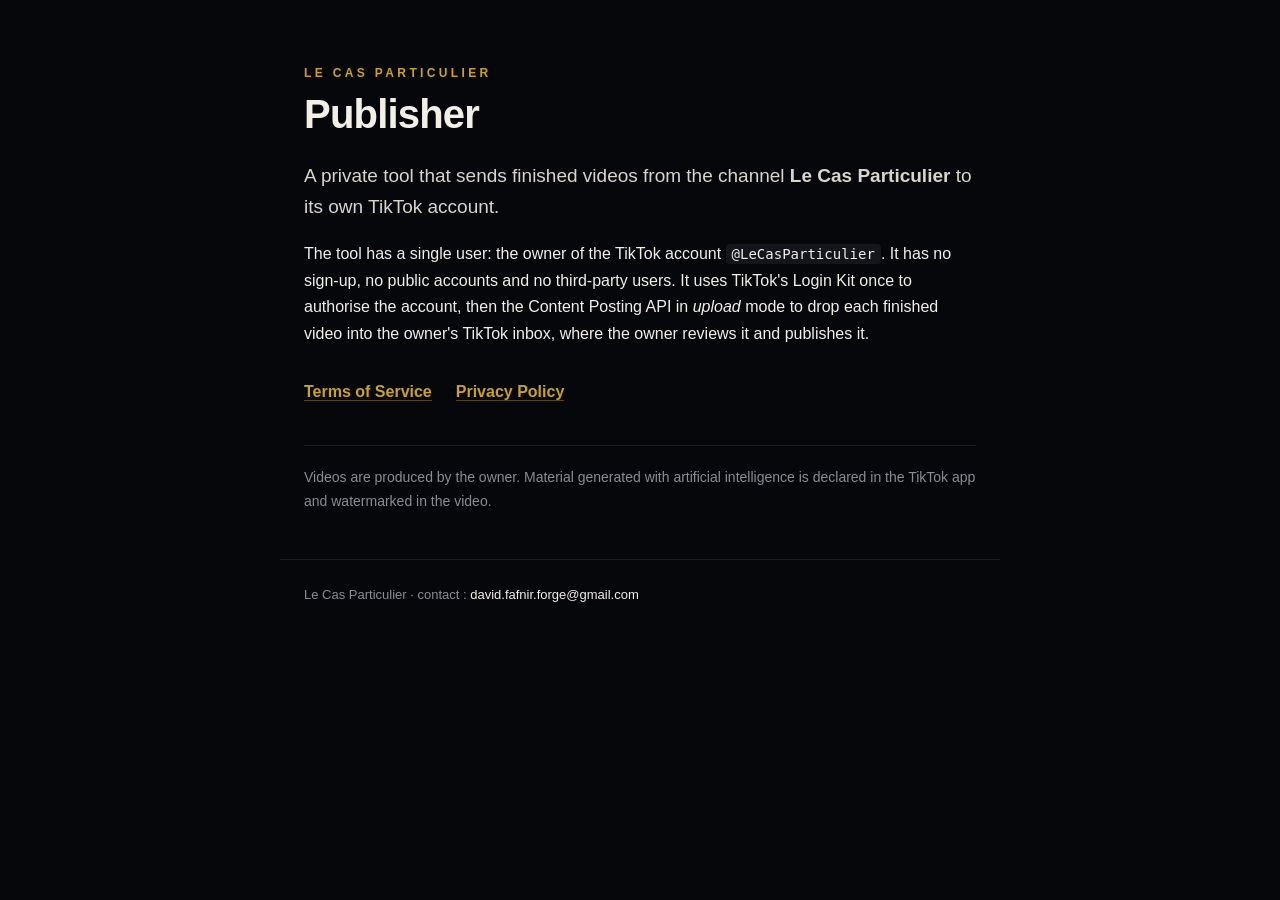
<file: index.html>
<!DOCTYPE html>
<html lang="en">
<head>
<meta charset="utf-8">
<meta name="viewport" content="width=device-width, initial-scale=1">
<title>Le Cas Particulier — Publisher</title>
<link rel="stylesheet" href="style.css">
</head>
<body>
<main>
  <p class="kicker">LE CAS PARTICULIER</p>
  <h1>Publisher</h1>
  <p class="lead">A private tool that sends finished videos from the channel
  <strong>Le Cas Particulier</strong> to its own TikTok account.</p>

  <p>The tool has a single user: the owner of the TikTok account
  <code>@LeCasParticulier</code>. It has no sign-up, no public accounts and no third-party
  users. It uses TikTok's Login Kit once to authorise the account, then the Content Posting
  API in <em>upload</em> mode to drop each finished video into the owner's TikTok inbox,
  where the owner reviews it and publishes it.</p>

  <ul class="links">
    <li><a href="terms.html">Terms of Service</a></li>
    <li><a href="privacy.html">Privacy Policy</a></li>
  </ul>

  <p class="note">Videos are produced by the owner. Material generated with artificial
  intelligence is declared in the TikTok app and watermarked in the video.</p>
</main>
<footer>Le Cas Particulier · contact : <span class="mail">david.fafnir.forge@gmail.com</span></footer>
</body>
</html>
</file>
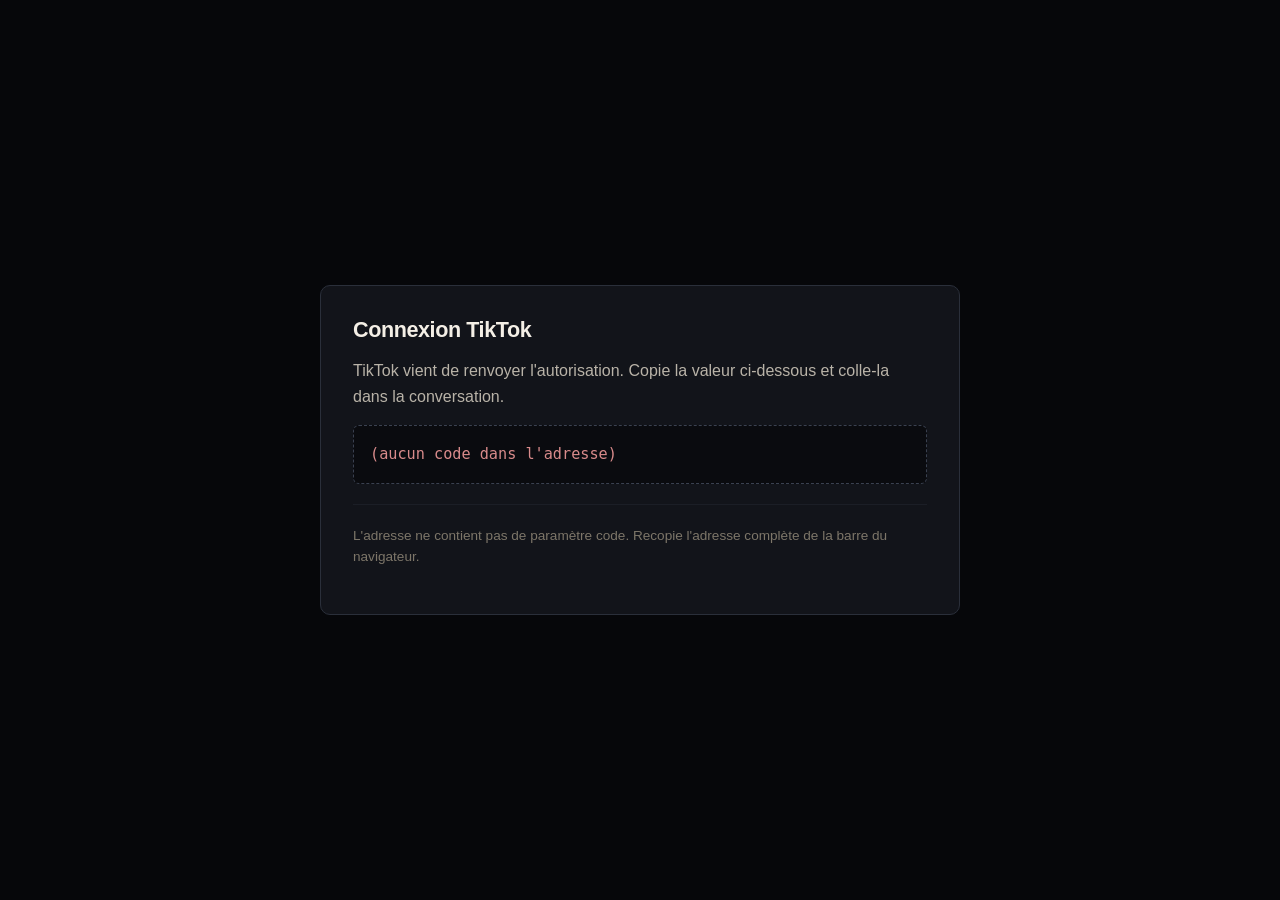
<file: callback.html>
<!DOCTYPE html>
<html lang="fr">
<head>
<meta charset="utf-8">
<meta name="viewport" content="width=device-width, initial-scale=1">
<title>Connexion TikTok — Le Cas Particulier</title>
<link rel="stylesheet" href="style.css">
<style>
  body { display: flex; align-items: center; justify-content: center; min-height: 100vh; }
  .carte { max-width: 640px; padding: 2rem; border: 1px solid #2a2f3a; border-radius: 10px; background: #12141a; }
  h1 { font-size: 1.35rem; margin: 0 0 1rem; color: #f4efe6; }
  p { color: #b9b3a8; line-height: 1.6; }
  code { display: block; padding: 1rem; margin: 1rem 0; background: #0a0b0f; border: 1px dashed #3a4150;
         border-radius: 6px; color: #e8c98a; font-size: .95rem; word-break: break-all; user-select: all; }
  button { padding: .7rem 1.2rem; background: #c98a4b; color: #12141a; border: 0; border-radius: 6px;
           font-weight: 700; cursor: pointer; }
  .note { font-size: .85rem; color: #7d7669; margin-top: 1.2rem; }
  .absent { color: #d98b8b; }
</style>
</head>
<body>
<div class="carte">
  <h1 id="titre">Connexion TikTok</h1>
  <p id="intro">TikTok vient de renvoyer l'autorisation. Copie la valeur ci-dessous et colle-la dans la conversation.</p>
  <code id="code">—</code>
  <button id="copier" type="button">Copier</button>
  <p class="note" id="note">Cette page ne stocke rien et n'envoie rien : le code s'affiche uniquement pour être recopié. Il expire en une à deux minutes.</p>
</div>
<script>
(function () {
  var p = new URLSearchParams(window.location.search);
  var code = p.get("code") || p.get("auth_code");
  var err  = p.get("error") || p.get("error_description");
  var elCode = document.getElementById("code");
  var note = document.getElementById("note");
  if (err) {
    document.getElementById("titre").textContent = "Autorisation refusée";
    document.getElementById("intro").textContent = "TikTok a renvoyé une erreur :";
    elCode.textContent = decodeURIComponent(err);
    elCode.className = "absent";
    document.getElementById("copier").style.display = "none";
    note.textContent = "Recopie cette erreur dans la conversation : elle indique la cause exacte.";
    return;
  }
  if (!code) {
    elCode.textContent = "(aucun code dans l'adresse)";
    elCode.className = "absent";
    document.getElementById("copier").style.display = "none";
    note.textContent = "L'adresse ne contient pas de paramètre code. Recopie l'adresse complète de la barre du navigateur.";
    return;
  }
  elCode.textContent = code;
  document.getElementById("copier").addEventListener("click", function () {
    navigator.clipboard.writeText(code).then(function () {
      document.getElementById("copier").textContent = "Copié";
    });
  });
})();
</script>
</body>
</html>
</file>
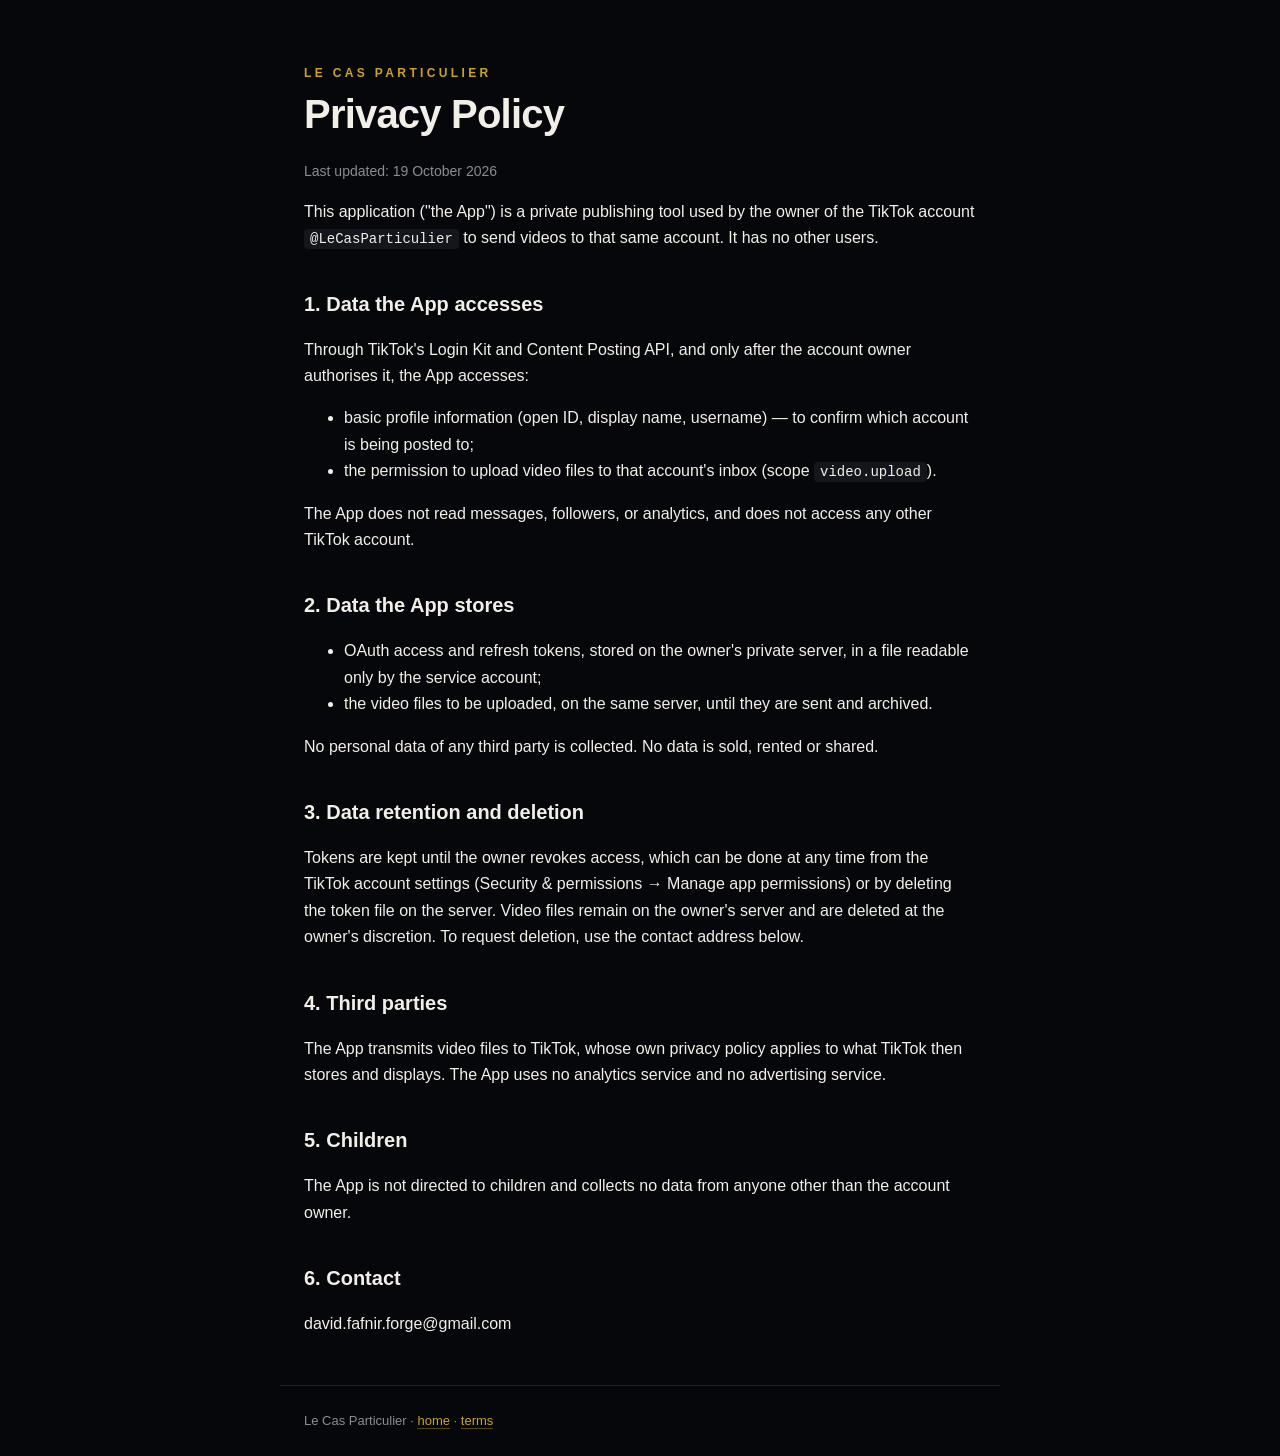
<file: privacy.html>
<!DOCTYPE html>
<html lang="en">
<head>
<meta charset="utf-8">
<meta name="viewport" content="width=device-width, initial-scale=1">
<title>Privacy Policy — Le Cas Particulier Publisher</title>
<link rel="stylesheet" href="style.css">
</head>
<body>
<main>
  <p class="kicker">LE CAS PARTICULIER</p>
  <h1>Privacy Policy</h1>
  <p class="note" style="margin-top:0;border:0;padding:0">Last updated: 19 October 2026</p>

  <p>This application ("the App") is a private publishing tool used by the owner of the
  TikTok account <code>@LeCasParticulier</code> to send videos to that same account. It has
  no other users.</p>

  <h2>1. Data the App accesses</h2>
  <p>Through TikTok's Login Kit and Content Posting API, and only after the account owner
  authorises it, the App accesses:</p>
  <ul>
    <li>basic profile information (open ID, display name, username) — to confirm which
    account is being posted to;</li>
    <li>the permission to upload video files to that account's inbox
    (scope <code>video.upload</code>).</li>
  </ul>
  <p>The App does not read messages, followers, or analytics, and does not access any other
  TikTok account.</p>

  <h2>2. Data the App stores</h2>
  <ul>
    <li>OAuth access and refresh tokens, stored on the owner's private server, in a file
    readable only by the service account;</li>
    <li>the video files to be uploaded, on the same server, until they are sent and
    archived.</li>
  </ul>
  <p>No personal data of any third party is collected. No data is sold, rented or shared.</p>

  <h2>3. Data retention and deletion</h2>
  <p>Tokens are kept until the owner revokes access, which can be done at any time from the
  TikTok account settings (Security &amp; permissions → Manage app permissions) or by
  deleting the token file on the server. Video files remain on the owner's server and are
  deleted at the owner's discretion. To request deletion, use the contact address below.</p>

  <h2>4. Third parties</h2>
  <p>The App transmits video files to TikTok, whose own privacy policy applies to what TikTok
  then stores and displays. The App uses no analytics service and no advertising service.</p>

  <h2>5. Children</h2>
  <p>The App is not directed to children and collects no data from anyone other than the
  account owner.</p>

  <h2>6. Contact</h2>
  <p><span class="mail">david.fafnir.forge@gmail.com</span></p>
</main>
<footer>Le Cas Particulier · <a href="index.html">home</a> · <a href="terms.html">terms</a></footer>
</body>
</html>
</file>
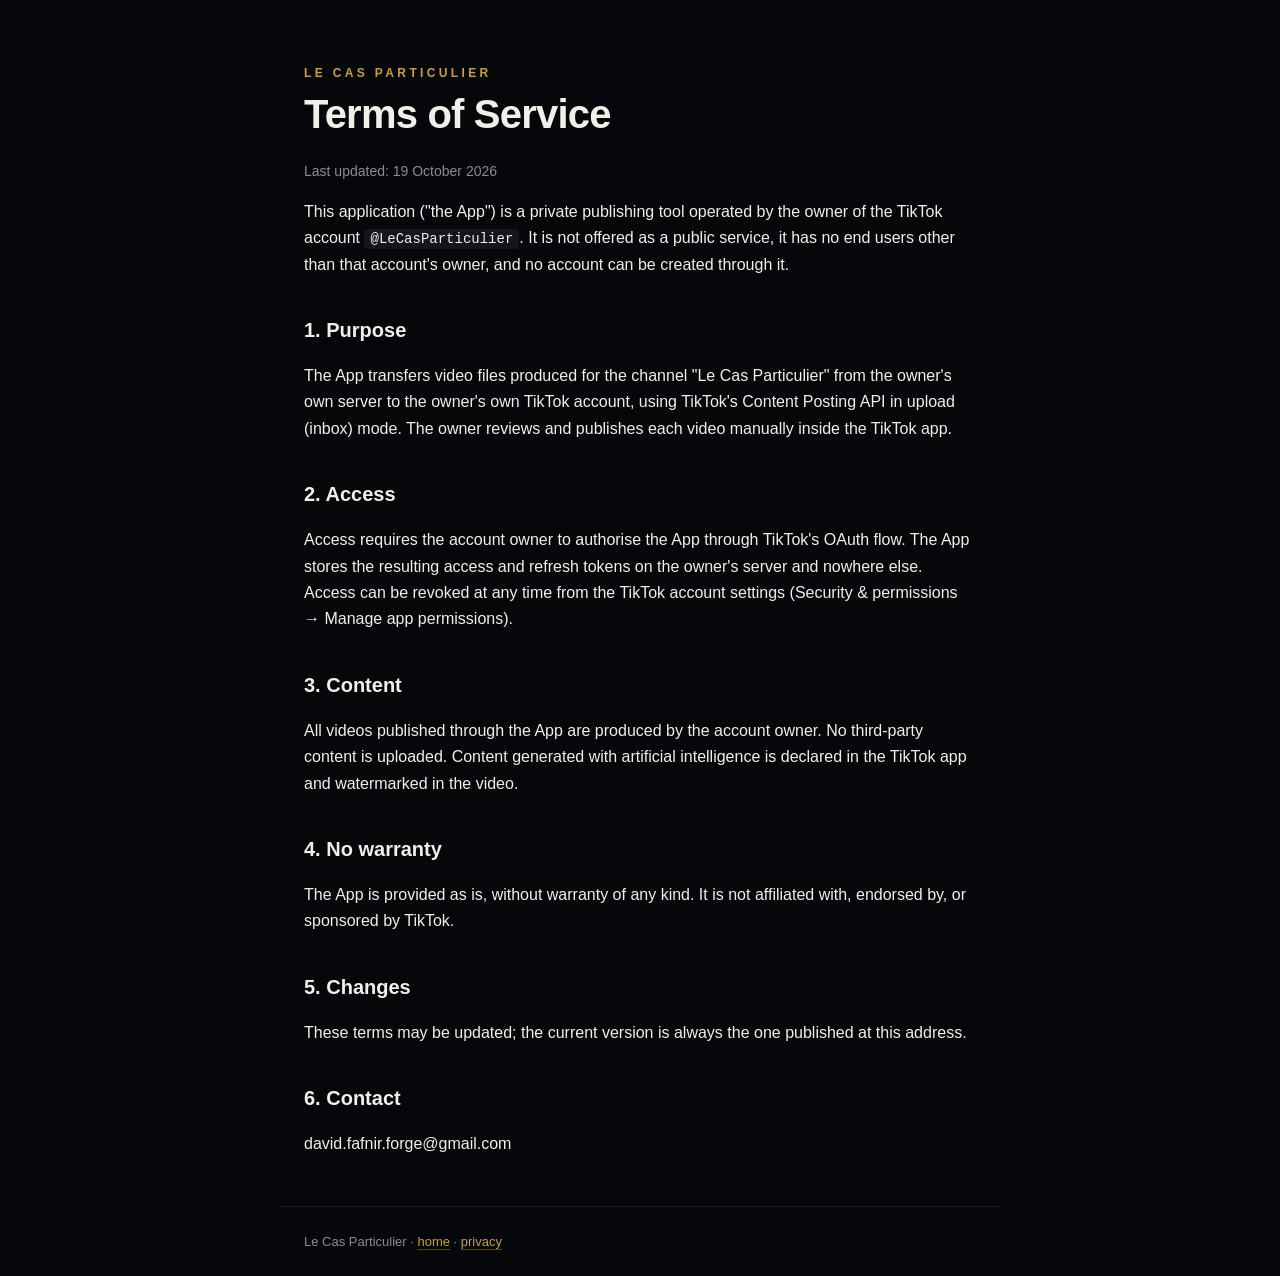
<file: terms.html>
<!DOCTYPE html>
<html lang="en">
<head>
<meta charset="utf-8">
<meta name="viewport" content="width=device-width, initial-scale=1">
<title>Terms of Service — Le Cas Particulier Publisher</title>
<link rel="stylesheet" href="style.css">
</head>
<body>
<main>
  <p class="kicker">LE CAS PARTICULIER</p>
  <h1>Terms of Service</h1>
  <p class="note" style="margin-top:0;border:0;padding:0">Last updated: 19 October 2026</p>

  <p>This application ("the App") is a private publishing tool operated by the owner of the
  TikTok account <code>@LeCasParticulier</code>. It is not offered as a public service, it has
  no end users other than that account's owner, and no account can be created through it.</p>

  <h2>1. Purpose</h2>
  <p>The App transfers video files produced for the channel "Le Cas Particulier" from the
  owner's own server to the owner's own TikTok account, using TikTok's Content Posting API in
  upload (inbox) mode. The owner reviews and publishes each video manually inside the TikTok
  app.</p>

  <h2>2. Access</h2>
  <p>Access requires the account owner to authorise the App through TikTok's OAuth flow. The
  App stores the resulting access and refresh tokens on the owner's server and nowhere else.
  Access can be revoked at any time from the TikTok account settings
  (Security &amp; permissions → Manage app permissions).</p>

  <h2>3. Content</h2>
  <p>All videos published through the App are produced by the account owner. No third-party
  content is uploaded. Content generated with artificial intelligence is declared in the
  TikTok app and watermarked in the video.</p>

  <h2>4. No warranty</h2>
  <p>The App is provided as is, without warranty of any kind. It is not affiliated with,
  endorsed by, or sponsored by TikTok.</p>

  <h2>5. Changes</h2>
  <p>These terms may be updated; the current version is always the one published at this
  address.</p>

  <h2>6. Contact</h2>
  <p><span class="mail">david.fafnir.forge@gmail.com</span></p>
</main>
<footer>Le Cas Particulier · <a href="index.html">home</a> · <a href="privacy.html">privacy</a></footer>
</body>
</html>
</file>
<file: style.css>
:root { --bg:#06070a; --ivory:#f2efe9; --copper:#c9a227; --grey:#8a8c94; }
* { box-sizing:border-box; }
body { margin:0; background:var(--bg); color:var(--ivory);
  font:16px/1.65 -apple-system,BlinkMacSystemFont,"Segoe UI",Inter,Helvetica,Arial,sans-serif; }
main { max-width:720px; margin:0 auto; padding:64px 24px 32px; }
.kicker { color:var(--copper); letter-spacing:.28em; font-size:12px; font-weight:600; margin:0 0 8px; }
h1 { font-size:40px; line-height:1.1; margin:0 0 24px; letter-spacing:-.02em; }
h2 { font-size:20px; margin:36px 0 8px; color:var(--ivory); }
.lead { font-size:19px; color:#d9d5cc; }
a { color:var(--copper); text-decoration:none; border-bottom:1px solid rgba(201,162,39,.4); }
a:hover { border-bottom-color:var(--copper); }
code { background:#14161c; padding:2px 6px; border-radius:4px; font-size:14px; }
ul.links { list-style:none; padding:0; margin:32px 0; display:flex; gap:24px; flex-wrap:wrap; }
ul.links a { font-weight:600; }
.note { color:var(--grey); font-size:14px; margin-top:40px; border-top:1px solid #1b1e26; padding-top:20px; }
footer { max-width:720px; margin:0 auto; padding:24px; color:var(--grey); font-size:13px;
  border-top:1px solid #1b1e26; }
.mail { color:var(--ivory); }
</file>
